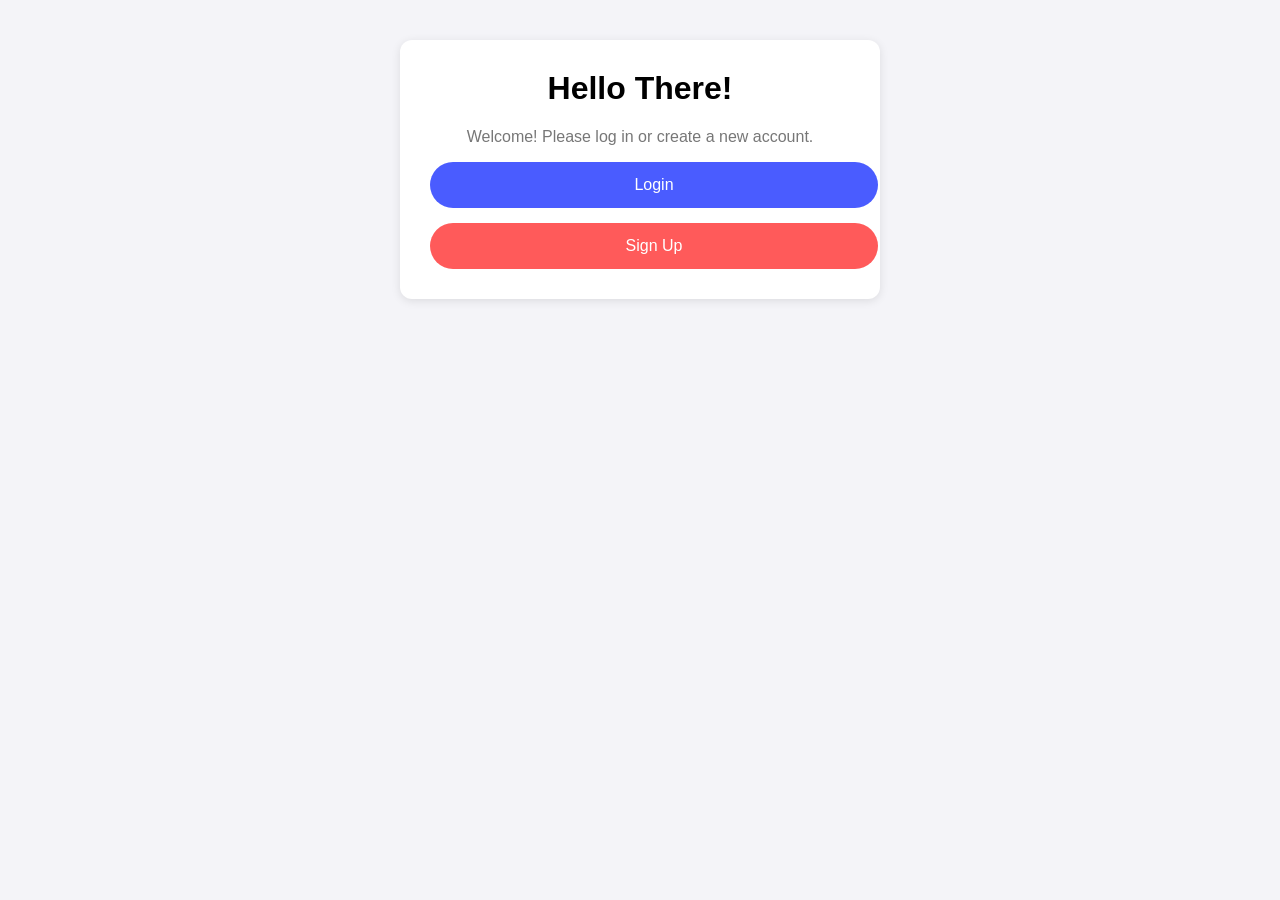
<file: index.html>
<!DOCTYPE html>
<html lang="en">
<head>
  <meta charset="UTF-8">
  <meta name="viewport" content="width=device-width, initial-scale=1">
  <title>Welcome</title>
  <link rel="stylesheet" href="style.css">
</head>
<body>
  <div class="box">
    <h1>Hello There!</h1>
    <p>Welcome! Please log in or create a new account.</p>
    <a href="login.html" class="btn btn-blue">Login</a>
    <a href="signup.html" class="btn btn-red">Sign Up</a>
  </div>
</body>
</html>
</file>
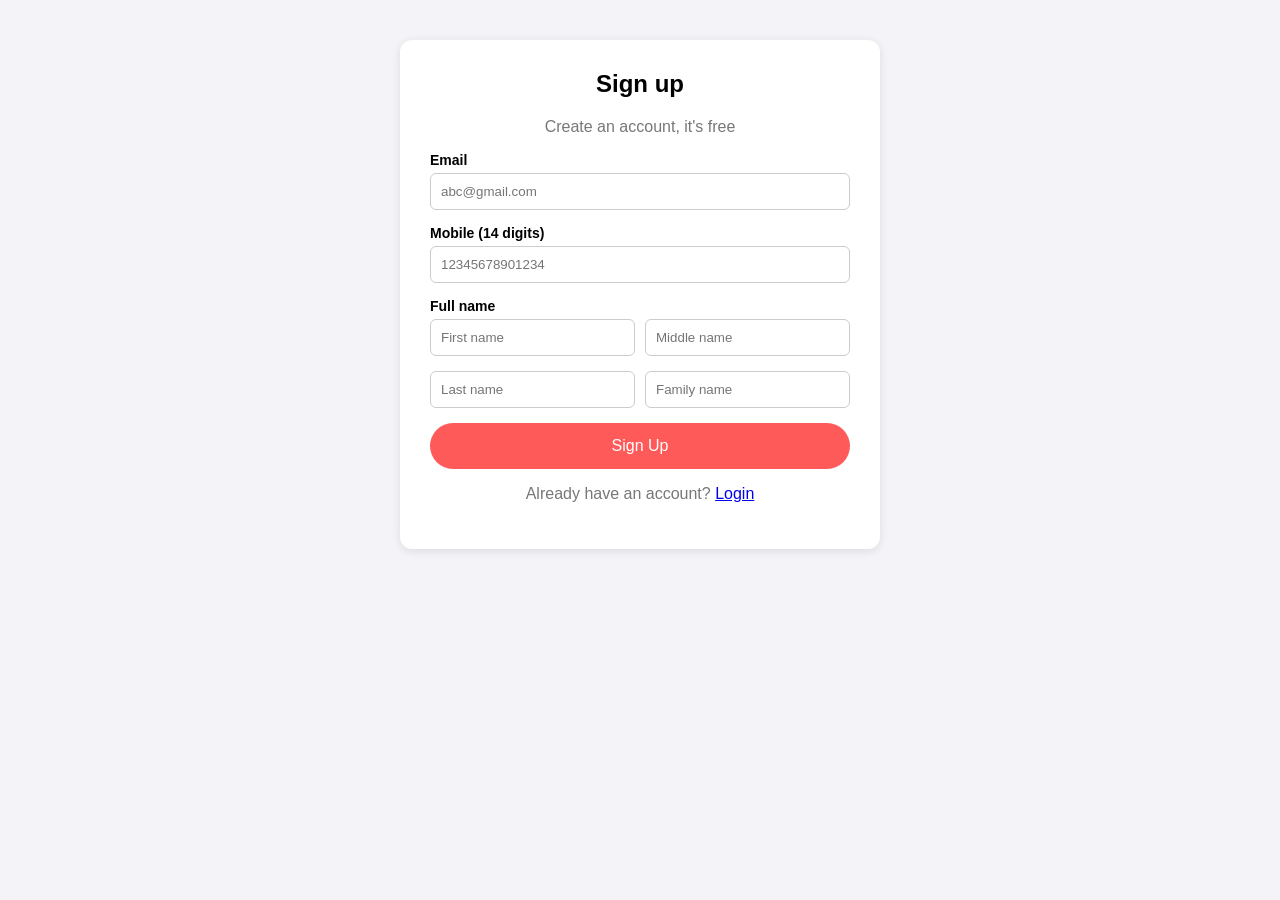
<file: signup.html>
<!DOCTYPE html>
<html lang="en">
<head>
  <meta charset="UTF-8">
  <meta name="viewport" content="width=device-width, initial-scale=1">
  <title>Sign up</title>
  <link rel="stylesheet" href="style.css">
</head>
<body>
  <div class="box">
    <h2>Sign up</h2>
    <p>Create an account, it's free</p>

    <form action="signup.php" method="post">

      <label>Email</label>
      <input type="text" name="email" placeholder="abc@gmail.com" required>

      <label>Mobile (14 digits)</label>
      <input type="text" name="mobile" placeholder="12345678901234" required>

      <label>Full name</label>
      <div class="name-row">
        <input type="text" name="fname" placeholder="First name" required>
        <input type="text" name="mname" placeholder="Middle name" required>
        <input type="text" name="lname" placeholder="Last name" required>
        <input type="text" name="famname" placeholder="Family name" required>
      </div>

      <button type="submit" class="btn btn-red">Sign Up</button>
    </form>

    <p>Already have an account? <a href="login.html">Login</a></p>
  </div>
</body>
</html>
</file>
<file: style.css>
body {
  font-family: Arial, sans-serif;
  background: #f4f4f8;
  margin: 0;
  display: flex;
  justify-content: center;
  padding: 40px 15px;
}

.box {
  background: white;
  width: 100%;
  max-width: 420px;
  padding: 30px;
  border-radius: 12px;
  box-shadow: 0 2px 10px rgba(0, 0, 0, 0.1);
  text-align: center;
}

h1, h2 { margin-top: 0; }
p { color: #777; }

.btn {
  display: block;
  padding: 14px;
  margin-top: 15px;
  border-radius: 30px;
  color: white;
  text-decoration: none;
  border: none;
  width: 100%;
  font-size: 16px;
  cursor: pointer;
}
.btn-blue { background: #4a5cff; }
.btn-red  { background: #ff5a5a; }

form { text-align: left; }
label { display: block; margin-top: 15px; font-weight: bold; font-size: 14px; }

input {
  width: 100%;
  padding: 10px;
  margin-top: 5px;
  border: 1px solid #ccc;
  border-radius: 6px;
  box-sizing: border-box;
}

.name-row { display: grid; grid-template-columns: 1fr 1fr; gap: 10px; }

/* Messages shown by signup.php */
.error   { background: #ffe5e5; color: #b00020; padding: 10px 15px; border-radius: 6px; text-align: left; }
.success { background: #e5ffe9; color: #1b7a2e; padding: 10px 15px; border-radius: 6px; }
.error ul { margin: 0; padding-left: 18px; }
</file>
